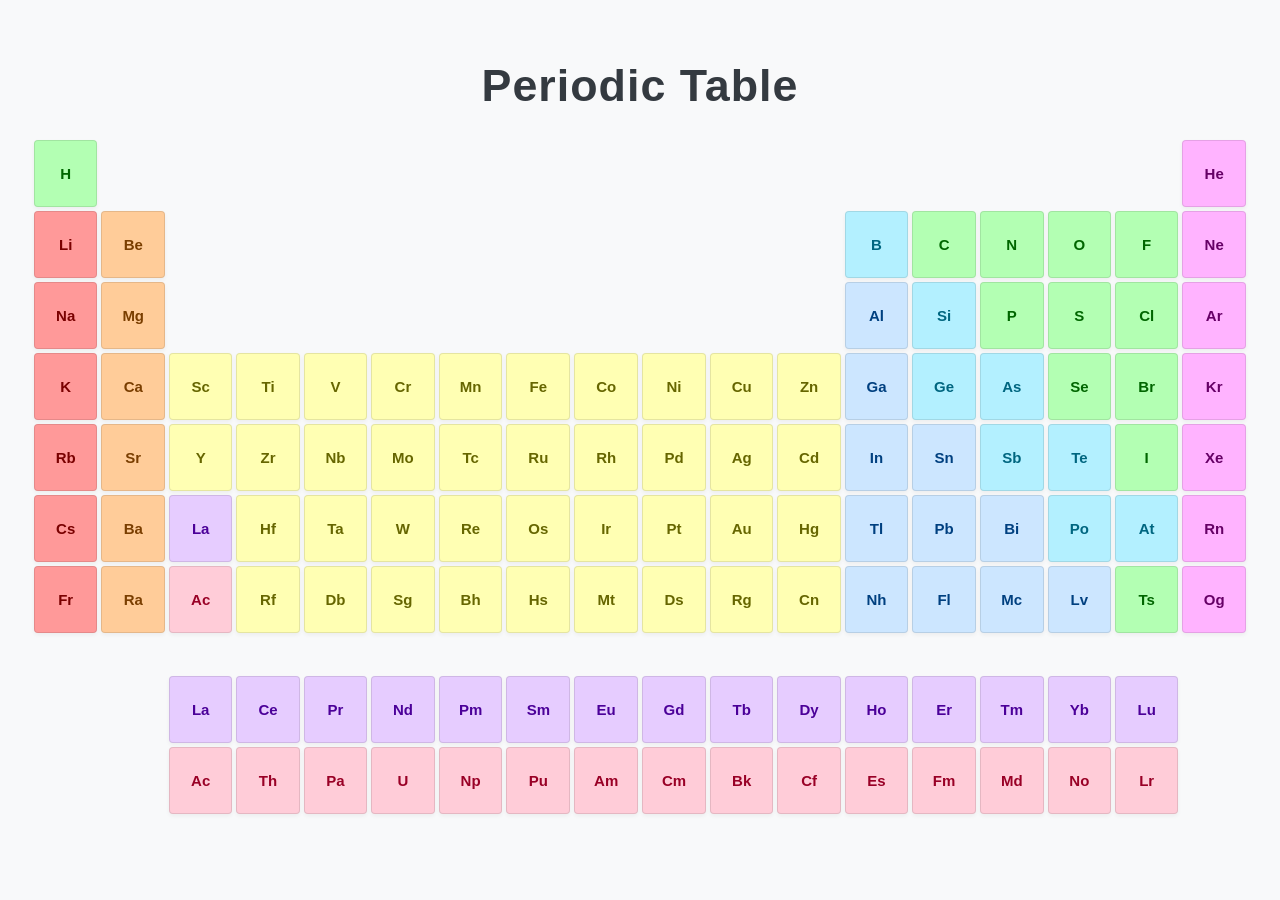
<file: index.html>
<!DOCTYPE html>
<html lang="en">
  <head>
    <meta charset="UTF-8">
    <meta name="viewport" content="width=device-width, initial-scale=1.0">
    <title>Periodic Table</title>
    <link rel="stylesheet" href="style.css">
  </head>
  <body>
    <h1>Periodic Table</h1>
    <table border="0" cellspacing="0" cellpadding="5">
      <tr>
        <td class="element reactive-nonmetal">H</td>
        <td colspan="16"></td>
        <td class="element noble-gas">He</td>
      </tr>

      <tr>
        <td class="element alkali-metal">Li</td>
        <td class="element alkaline-earth">Be</td>
        <td colspan="10"></td>
        <td class="element metalloid">B</td>
        <td class="element reactive-nonmetal">C</td>
        <td class="element reactive-nonmetal">N</td>
        <td class="element reactive-nonmetal">O</td>
        <td class="element reactive-nonmetal">F</td>
        <td class="element noble-gas">Ne</td>
      </tr>

      <tr>
        <td class="element alkali-metal">Na</td>
        <td class="element alkaline-earth">Mg</td>
        <td colspan="10"></td>
        <td class="element post-transition">Al</td>
        <td class="element metalloid">Si</td>
        <td class="element reactive-nonmetal">P</td>
        <td class="element reactive-nonmetal">S</td>
        <td class="element reactive-nonmetal">Cl</td>
        <td class="element noble-gas">Ar</td>
      </tr>

      <tr>
        <td class="element alkali-metal">K</td>
        <td class="element alkaline-earth">Ca</td>
        <td class="element transition-metal">Sc</td>
        <td class="element transition-metal">Ti</td>
        <td class="element transition-metal">V</td>
        <td class="element transition-metal">Cr</td>
        <td class="element transition-metal">Mn</td>
        <td class="element transition-metal">Fe</td>
        <td class="element transition-metal">Co</td>
        <td class="element transition-metal">Ni</td>
        <td class="element transition-metal">Cu</td>
        <td class="element transition-metal">Zn</td>
        <td class="element post-transition">Ga</td>
        <td class="element metalloid">Ge</td>
        <td class="element metalloid">As</td>
        <td class="element reactive-nonmetal">Se</td>
        <td class="element reactive-nonmetal">Br</td>
        <td class="element noble-gas">Kr</td>
      </tr>

      <tr>
        <td class="element alkali-metal">Rb</td>
        <td class="element alkaline-earth">Sr</td>
        <td class="element transition-metal">Y</td>
        <td class="element transition-metal">Zr</td>
        <td class="element transition-metal">Nb</td>
        <td class="element transition-metal">Mo</td>
        <td class="element transition-metal">Tc</td>
        <td class="element transition-metal">Ru</td>
        <td class="element transition-metal">Rh</td>
        <td class="element transition-metal">Pd</td>
        <td class="element transition-metal">Ag</td>
        <td class="element transition-metal">Cd</td>
        <td class="element post-transition">In</td>
        <td class="element post-transition">Sn</td>
        <td class="element metalloid">Sb</td>
        <td class="element metalloid">Te</td>
        <td class="element reactive-nonmetal">I</td>
        <td class="element noble-gas">Xe</td>
      </tr>

      <tr>
        <td class="element alkali-metal">Cs</td>
        <td class="element alkaline-earth">Ba</td>
        <td class="element lanthanide">La</td>
        <td class="element transition-metal">Hf</td>
        <td class="element transition-metal">Ta</td>
        <td class="element transition-metal">W</td>
        <td class="element transition-metal">Re</td>
        <td class="element transition-metal">Os</td>
        <td class="element transition-metal">Ir</td>
        <td class="element transition-metal">Pt</td>
        <td class="element transition-metal">Au</td>
        <td class="element transition-metal">Hg</td>
        <td class="element post-transition">Tl</td>
        <td class="element post-transition">Pb</td>
        <td class="element post-transition">Bi</td>
        <td class="element metalloid">Po</td>
        <td class="element metalloid">At</td>
        <td class="element noble-gas">Rn</td>
      </tr>

      <tr>
        <td class="element alkali-metal">Fr</td>
        <td class="element alkaline-earth">Ra</td>
        <td class="element actinide">Ac</td>
        <td class="element transition-metal">Rf</td>
        <td class="element transition-metal">Db</td>
        <td class="element transition-metal">Sg</td>
        <td class="element transition-metal">Bh</td>
        <td class="element transition-metal">Hs</td>
        <td class="element transition-metal">Mt</td>
        <td class="element transition-metal">Ds</td>
        <td class="element transition-metal">Rg</td>
        <td class="element transition-metal">Cn</td>
        <td class="element post-transition">Nh</td>
        <td class="element post-transition">Fl</td>
        <td class="element post-transition">Mc</td>
        <td class="element post-transition">Lv</td>
        <td class="element reactive-nonmetal">Ts</td>
        <td class="element noble-gas">Og</td>
      </tr>

      <tr class="spacer-row">
        <td colspan="18"></td>
      </tr>

      <tr>
        <td colspan="2" class="empty-cell"></td>
        <td class="element lanthanide">La</td>
        <td class="element lanthanide">Ce</td>
        <td class="element lanthanide">Pr</td>
        <td class="element lanthanide">Nd</td>
        <td class="element lanthanide">Pm</td>
        <td class="element lanthanide">Sm</td>
        <td class="element lanthanide">Eu</td>
        <td class="element lanthanide">Gd</td>
        <td class="element lanthanide">Tb</td>
        <td class="element lanthanide">Dy</td>
        <td class="element lanthanide">Ho</td>
        <td class="element lanthanide">Er</td>
        <td class="element lanthanide">Tm</td>
        <td class="element lanthanide">Yb</td>
        <td class="element lanthanide">Lu</td>
        <td colspan="2" class="empty-cell"></td>
      </tr>

      <tr>
        <td colspan="2" class="empty-cell"></td>
        <td class="element actinide">Ac</td>
        <td class="element actinide">Th</td>
        <td class="element actinide">Pa</td>
        <td class="element actinide">U</td>
        <td class="element actinide">Np</td>
        <td class="element actinide">Pu</td>
        <td class="element actinide">Am</td>
        <td class="element actinide">Cm</td>
        <td class="element actinide">Bk</td>
        <td class="element actinide">Cf</td>
        <td class="element actinide">Es</td>
        <td class="element actinide">Fm</td>
        <td class="element actinide">Md</td>
        <td class="element actinide">No</td>
        <td class="element actinide">Lr</td>
        <td colspan="2" class="empty-cell"></td>
      </tr>
    </table>
  </body>
</html>
</file>
<file: style.css>
/* General Styling */
body {
    font-family: 'Segoe UI', Tahoma, Geneva, Verdana, sans-serif;
    background-color: #f8f9fa;
    color: #212529;
    display: flex;
    flex-direction: column;
    align-items: center;
    padding: 30px;
    margin: 0;
}

h1 {
    font-size: 2.8rem;
    color: #343a40;
    margin-bottom: 25px;
    letter-spacing: 1px;
}

/* Table Layout */
table {
    border-collapse: separate;
    border-spacing: 4px; /* Boxes ke beech me thoda gap dene ke liye */
    background-color: transparent;
}

/* Hidden/Empty cells */
td[colspan] {
    border: none;
    background-color: transparent;
}

/* Spacer Row between Main Table and Bottom Rows */
.spacer-row td {
    height: 25px;
}

/* Base Element Block Design */
.element {
    width: 55px;
    height: 55px;
    text-align: center;
    vertical-align: middle;
    font-weight: 700;
    font-size: 15px;
    border: 1px solid rgba(0, 0, 0, 0.1);
    border-radius: 4px;
    cursor: pointer;
    box-shadow: 0 2px 4px rgba(0, 0, 0, 0.05);
    transition: all 0.2s cubic-bezier(0.4, 0, 0.2, 1);
}

/* Hover Zoom Effect */
.element:hover {
    transform: scale(1.2);
    z-index: 10;
    box-shadow: 0 8px 16px rgba(0, 0, 0, 0.2);
    border-color: #333;
}

/* --- Color Coding according to Chemical Groups --- */

/* Alkali Metals */
.alkali-metal {
    background-color: #ff9999;
    color: #7a0000;
}

/* Alkaline Earth Metals */
.alkaline-earth {
    background-color: #ffcc99;
    color: #7a3e00;
}

/* Transition Metals */
.transition-metal {
    background-color: #ffffb3;
    color: #666600;
}

/* Post-Transition Metals */
.post-transition {
    background-color: #cce6ff;
    color: #004080;
}

/* Metalloids */
.metalloid {
    background-color: #b3f0ff;
    color: #006680;
}

/* Reactive Nonmetals */
.reactive-nonmetal {
    background-color: #b3ffb3;
    color: #006600;
}

/* Noble Gases */
.noble-gas {
    background-color: #ffb3ff;
    color: #660066;
}

/* Lanthanides */
.lanthanide {
    background-color: #e6ccff;
    color: #4b0099;
}

/* Actinides */
.actinide {
    background-color: #ffccd8;
    color: #990026;
}
</file>
